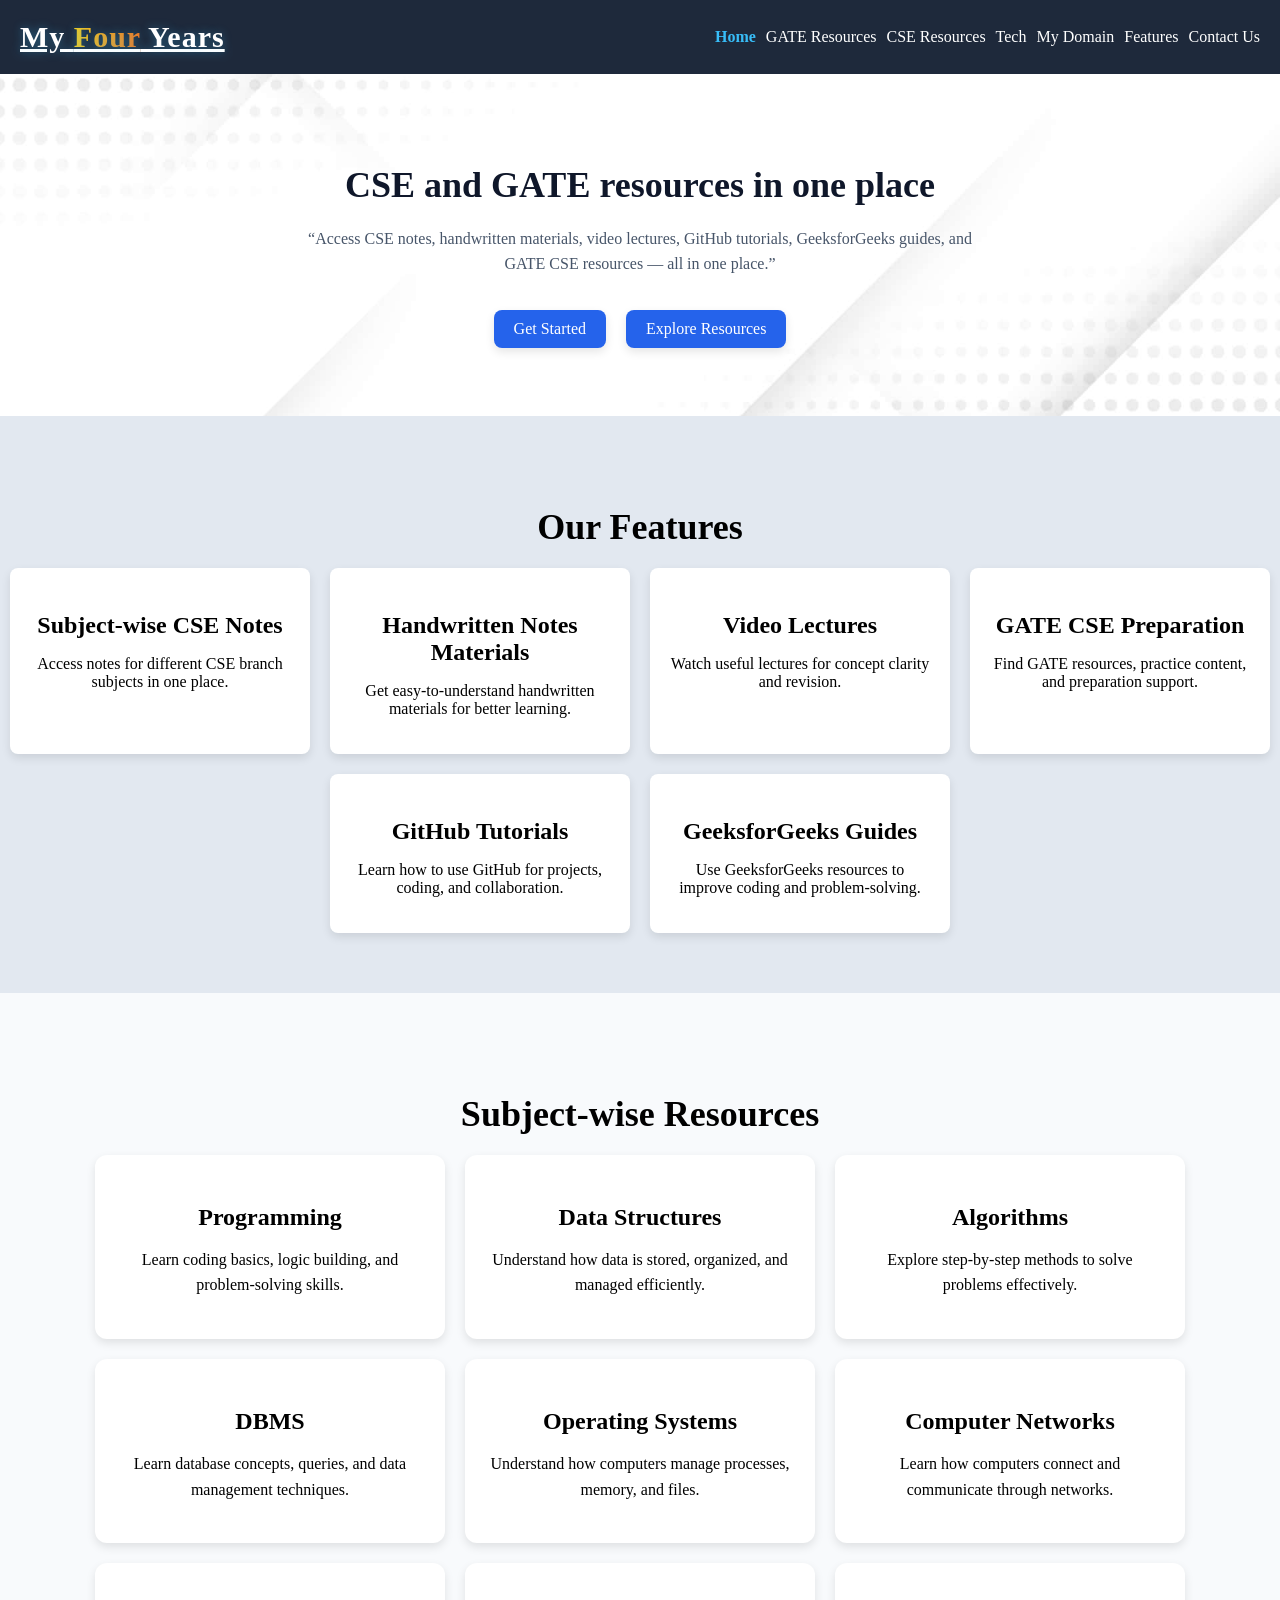
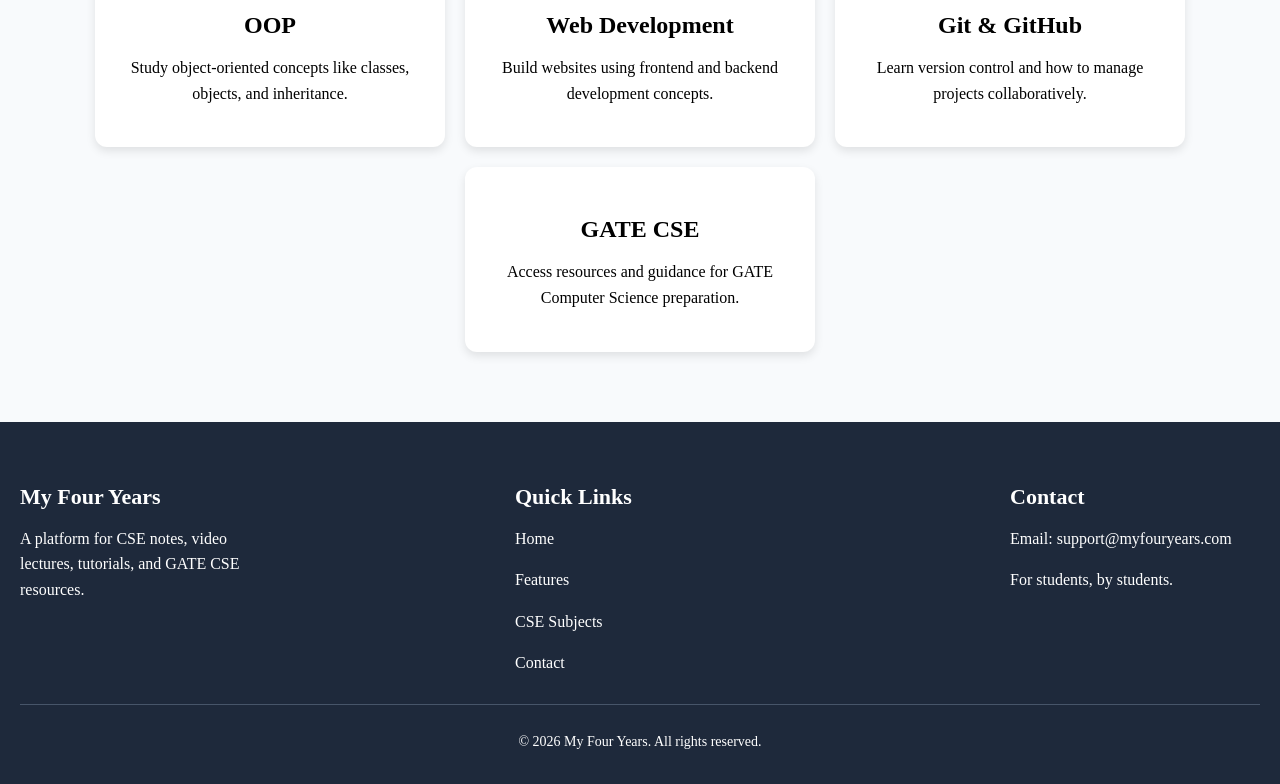
<file: index.html>
<!DOCTYPE html>
<html lang="en">
<head>
    <meta charset="UTF-8">
    <meta name="viewport" content="width=device-width, initial-scale=1.0">
    <title>website</title>
    <link rel="stylesheet" href="style.css">
</head>
<body>
    <header class = "header">
        <a href="index.html" class="logo">
          <span class="logo-icon"></span>
          My <span>Four</span> Years
        </a>
        <nav class = "nav">
            <a href = "#home" class="active">Home</a>
            <a href = "resources.html">GATE Resources</a>
            <a href="cse.html">CSE Resources</a>
            <a href="tech.html">Tech</a>
            <a href="domain.html">My Domain</a>
            <a href = "#features">Features</a>
            <a href = "#contact">Contact Us</a>
        </nav>
    </header>

    <!-- hero section -->

    <section class = "hero" id="home">
        <h2>CSE and GATE resources in one place</h2>
        <p>“Access CSE notes, handwritten materials, video lectures, GitHub tutorials, GeeksforGeeks guides, and GATE CSE resources — all in one place.”</p>
        <a href="#features" class="btn">Get Started</a>
        <a href="resources.html" class="btn">Explore Resources</a>
    </section>

    <!-- features section -->

   <section class = "features" id="features">
  <h2 class="features-title">Our Features</h2>

  <div class="features-container">
    <div class="feature-box">
      <h3>Subject-wise CSE Notes</h3>
      <p>Access notes for different CSE branch subjects in one place.</p>
    </div>

    <div class="feature-box">
      <h3>Handwritten Notes Materials</h3>
      <p>Get easy-to-understand handwritten materials for better learning.</p>
    </div>

    <div class="feature-box">
      <h3>Video Lectures</h3>
      <p>Watch useful lectures for concept clarity and revision.</p>
    </div>

    <div class="feature-box">
      <h3>GATE CSE Preparation</h3>
      <p>Find GATE resources, practice content, and preparation support.</p>
    </div>

    <div class="feature-box">
      <h3>GitHub Tutorials</h3>
      <p>Learn how to use GitHub for projects, coding, and collaboration.</p>
    </div>

    <div class="feature-box">
      <h3>GeeksforGeeks Guides</h3>
      <p>Use GeeksforGeeks resources to improve coding and problem-solving.</p>
    </div>
  </div>
</section>

<!--categories section-->

<section class="subjects" id="subjects">
    <h2 class="subjects-title">Subject-wise Resources</h2>

    <div class="subjects-container">
        <div class="subject-box">
            <h3>Programming</h3>
            <p>Learn coding basics, logic building, and problem-solving skills.</p>
        </div>

        <div class="subject-box">
            <h3>Data Structures</h3>
            <p>Understand how data is stored, organized, and managed efficiently.</p>
        </div>
        <div class="subject-box">
            <h3>Algorithms</h3>
            <p>Explore step-by-step methods to solve problems effectively.</p>
        </div>
        <div class="subject-box">
            <h3>DBMS</h3>
            <p>Learn database concepts, queries, and data management techniques.</p>
        </div>
        <div class="subject-box">
            <h3>Operating Systems</h3> 
            <p>Understand how computers manage processes, memory, and files.</p>
        </div>
        <div class="subject-box">
      <h3>Computer Networks</h3>
      <p>Learn how computers connect and communicate through networks.</p>
    </div>

    <div class="subject-box">
      <h3>OOP</h3>
      <p>Study object-oriented concepts like classes, objects, and inheritance.</p>
    </div>

    <div class="subject-box">
      <h3>Web Development</h3>
      <p>Build websites using frontend and backend development concepts.</p>
    </div>

    <div class="subject-box">
      <h3>Git & GitHub</h3>
      <p>Learn version control and how to manage projects collaboratively.</p>
    </div>

    <div class="subject-box">
      <h3>GATE CSE</h3>
      <p>Access resources and guidance for GATE Computer Science preparation.</p>
    </div>
</div>
</section>

<!--footer section-->

<footer class="footer" id="contact">
  <div class="footer-container">
    <div class="footer-box">
      <h3>My Four Years</h3>
      <p>A platform for CSE notes, video lectures, tutorials, and GATE CSE resources.</p>
    </div>

    <div class="footer-box">
      <h3>Quick Links</h3>
      <p>Home</p>
      <p>Features</p>
      <p>CSE Subjects</p>
      <p>Contact</p>
    </div>

    <div class="footer-box">
      <h3>Contact</h3>
      <p>Email: support@myfouryears.com</p>
      <p>For students, by students.</p>
    </div>
  </div>

  <div class="footer-bottom">
    <p>© 2026 My Four Years. All rights reserved.</p>
  </div>
</footer>

</body>
</html>
</file>
<file: style.css>
body {
    margin: 0;
    padding: 0;
    box-sizing: border-box;
    background-color:#F8FAFC;
}
.header {
    display: flex;
    justify-content: space-between;
    align-items: center;
    padding: 20px;
    background-color :#1E293B;
    box-sizing: border-box;
}
.header h1{
    color : white;
    box-sizing: border-box;
}
.nav{
    display: flex;
    align-items: center;
    box-sizing: border-box;
}

.nav a{
    text-decoration : none;
    margin-left : 10px;
    color : white;
    box-sizing: border-box;
    position:relative;
}
.nav a:hover{
    color: #38BDF8;
}
.hero{
    padding:60px 0;
    text-align: center;
    box-sizing: border-box;
    background-color:#F8FAFC;
    background-image:url(light-gray-background-adn9354vk9dp8afm.jpg);
    background-size:cover;
    background-position:center;
}
.hero h2{
    font-size: 36px;
    margin-bottom: 20px;
    font-weight: bold;
    margin-left:auto;
    margin-right:auto;
    box-sizing: border-box;
    color:#0F172A;
}
.hero p{
    margin-bottom:25px;
    color:#475569;
    max-width:700px;
    line-height:1.6;
    margin-left:auto;
    margin-right:auto;
    box-sizing: border-box;
}
.btn{
    display:inline-block;
    padding:10px 20px;
    background-color:#2563EB;
    color:#fff;
    text-decoration:none;
    border-radius:8px;
    box-sizing: border-box;
    margin:8px;
    cursor:pointer;
    transition:0.3s;
    box-shadow:0 4px 10px rgba(0, 0, 0, 0.1);
}
.btn:hover{
    background-color:#1D4ED8;
    box-sizing: border-box;
    transform:translateY(-2px);
}
.btn:active{
    transform:translateY(1px);
}
.features{
    padding:60px 0;
    text-align: center;
    box-sizing: border-box;
    background-color:#E2E8F0;
}
.features-title{
    font-size: 36px;
    margin-bottom: 20px;
    font-weight: bold;
    margin-left:auto;
    margin-right:auto;
    box-sizing: border-box;
}
.features-container{
    display:flex;
    justify-content: center;
    flex-wrap:wrap;
    gap:20px;
    box-sizing: border-box;
}
.feature-box{
    padding:20px;
    background-color:white;
    border-radius:8px;
    width:300px;
    box-sizing: border-box;
    box-shadow: 0 4px 10px rgba(0, 0, 0, 0.1);
}
.feature-box h3{
    font-size: 24px;
    margin-bottom: 10px;
    font-weight: bold;
    box-sizing: border-box;
}
.feature-box p{
    font-size: 16px;
}
.subjects{
    padding: 70px 0;
    text-align: center;
    background-color: #F8FAFC;
}

.subjects-title{
    font-size: 36px;
    margin-bottom: 20px;
    font-weight: bold;
}

.subjects-container{
    display: flex;
    justify-content: center;
    flex-wrap: wrap;
    gap: 20px;
}

.subject-box{
    width: 300px;
    padding: 25px;
    background-color: white;
    border-radius: 12px;
    box-shadow: 0 4px 10px rgba(0, 0, 0, 0.1);
    transition: transform 0.3s;
    transition: box-shadow 0.3s;
    text-align:center;
}
.subject-box h3{
    font-size: 24px;
    margin-bottom: 10px;
}

.subject-box p{
    font-size: 16px;
    line-height: 1.6;
}
.footer{
    background-color: #1E293B;
    color: white;
    padding: 40px 20px 20px;
}

.footer-container{
    display: flex;
    justify-content: space-between;
    flex-wrap: wrap;
    gap: 20px;
}

.footer-box{
    width: 250px;
}

.footer-box h3{
    font-size: 22px;
    margin-bottom: 15px;
}

.footer-box p{
    font-size: 16px;
    line-height: 1.6;
    margin-bottom: 8px;
}

.footer-bottom{
    text-align: center;
    margin-top: 20px;
    padding-top: 15px;
    border-top: 1px solid #475569;
}

.footer-bottom p{
    font-size: 14px;
}
.subject-box:hover {
    transform: translateY(-8px);
    box-shadow: 0 10px 25px rgba(0,0,0,0.15);
    transition:0.3s;
}
.subject-box .btn{
    display: block;
    margin: 8px auto;
    width: fit-content;
}
.resources-hero {
    text-align: center;
    padding: 50px 20px;
    background-color: #E2E8F0;
}
.resources-hero h2 {
    font-size: 36px;
    color: #0F172A;
    margin-bottom: 15px;
}
.resources-hero p {
    font-size: 18px;
    max-width: 700px;
    margin: auto;
    line-height: 1.6;
}
.year-container{
    display:flex;
    text-align:center;
    gap: 20px;
}
.year-selection{
    padding:10px 20px;
    color:#141111;
    text-decoration:none;
    border-radius:6px;
    box-sizing: border-box;
    margin:8px;
    cursor:pointer;
}
html{
    scroll-behavior:smooth;
}
.cse-page .hero{
    background-color:#E0F2FE;
}
.cse-page .subjects{
    background-color:#F1F5F9;
}
.gate-page .hero{
    background-color:#E2E8F0;
}
.gate-page .subjects{
    background-color:#F8FAFC;
}
.gate-page .subject-box{
    border: 1px solid #CBD5E1;
}
.nav a.active {
    color: #38BDF8;
    font-weight: bold;
}
.nav a::after {
    content: "";
    position: absolute;
    width: 0%;
    height: 2px;
    background-color: #38BDF8;
    left: 0;
    bottom: -5px;
    transition: 0.3s;
}
.nav a:hover::after {
    width: 100%;
}
.tech-container {
    display: flex;
    justify-content: center;
    gap: 30px;
    flex-wrap: wrap;
}

.tech-card {
    text-decoration: none;
    color: inherit; 
}

.tech-card img {
    width: 200px;
    display: block;
    margin: 0 auto 10px;
}
.domain-container {
    display: flex;
    flex-wrap: wrap;
    justify-content: center;
    gap: 20px;
}

.domain-img {
    width: 200px;
    height:100px;
    object-fit:contain;
    padding:15px;
    border-radius:50%;
    background-color:#E2E8F0;
    display: block;
    margin: 0 auto 15px;
}

.domain-img:hover {
    transform: scale(1.1);
    transition: 0.3s;
}
.domain-page {
    background-color: #F0FDF4;
}
.frontend img {
    background-color: #DBEAFE;   /* light blue */
}

.ai img {
    background-color: #EDE9FE;   /* light purple */
}

.core img {
    background-color: #DCFCE7;   /* light green */
}
.logo {
    font-size: 30px;
    font-weight: 800;
    color: white;
    backgorund:linear-gradient(90deg, #38BDF8, #6366F1);
    letter-spacing: 1px;
    text-shadow: 0 0 10px rgba(56, 189, 248, 0.4);
}
.logo span {
    background: linear-gradient(90deg, #FACC15, #F97316);
    -webkit-background-clip: text;
    -webkit-text-fill-color: transparent;
}
.logo:hover {
    transform: scale(1.05);
    transition: 0.3s;
}
#unstop{
    height: 4px;
}
</file>
